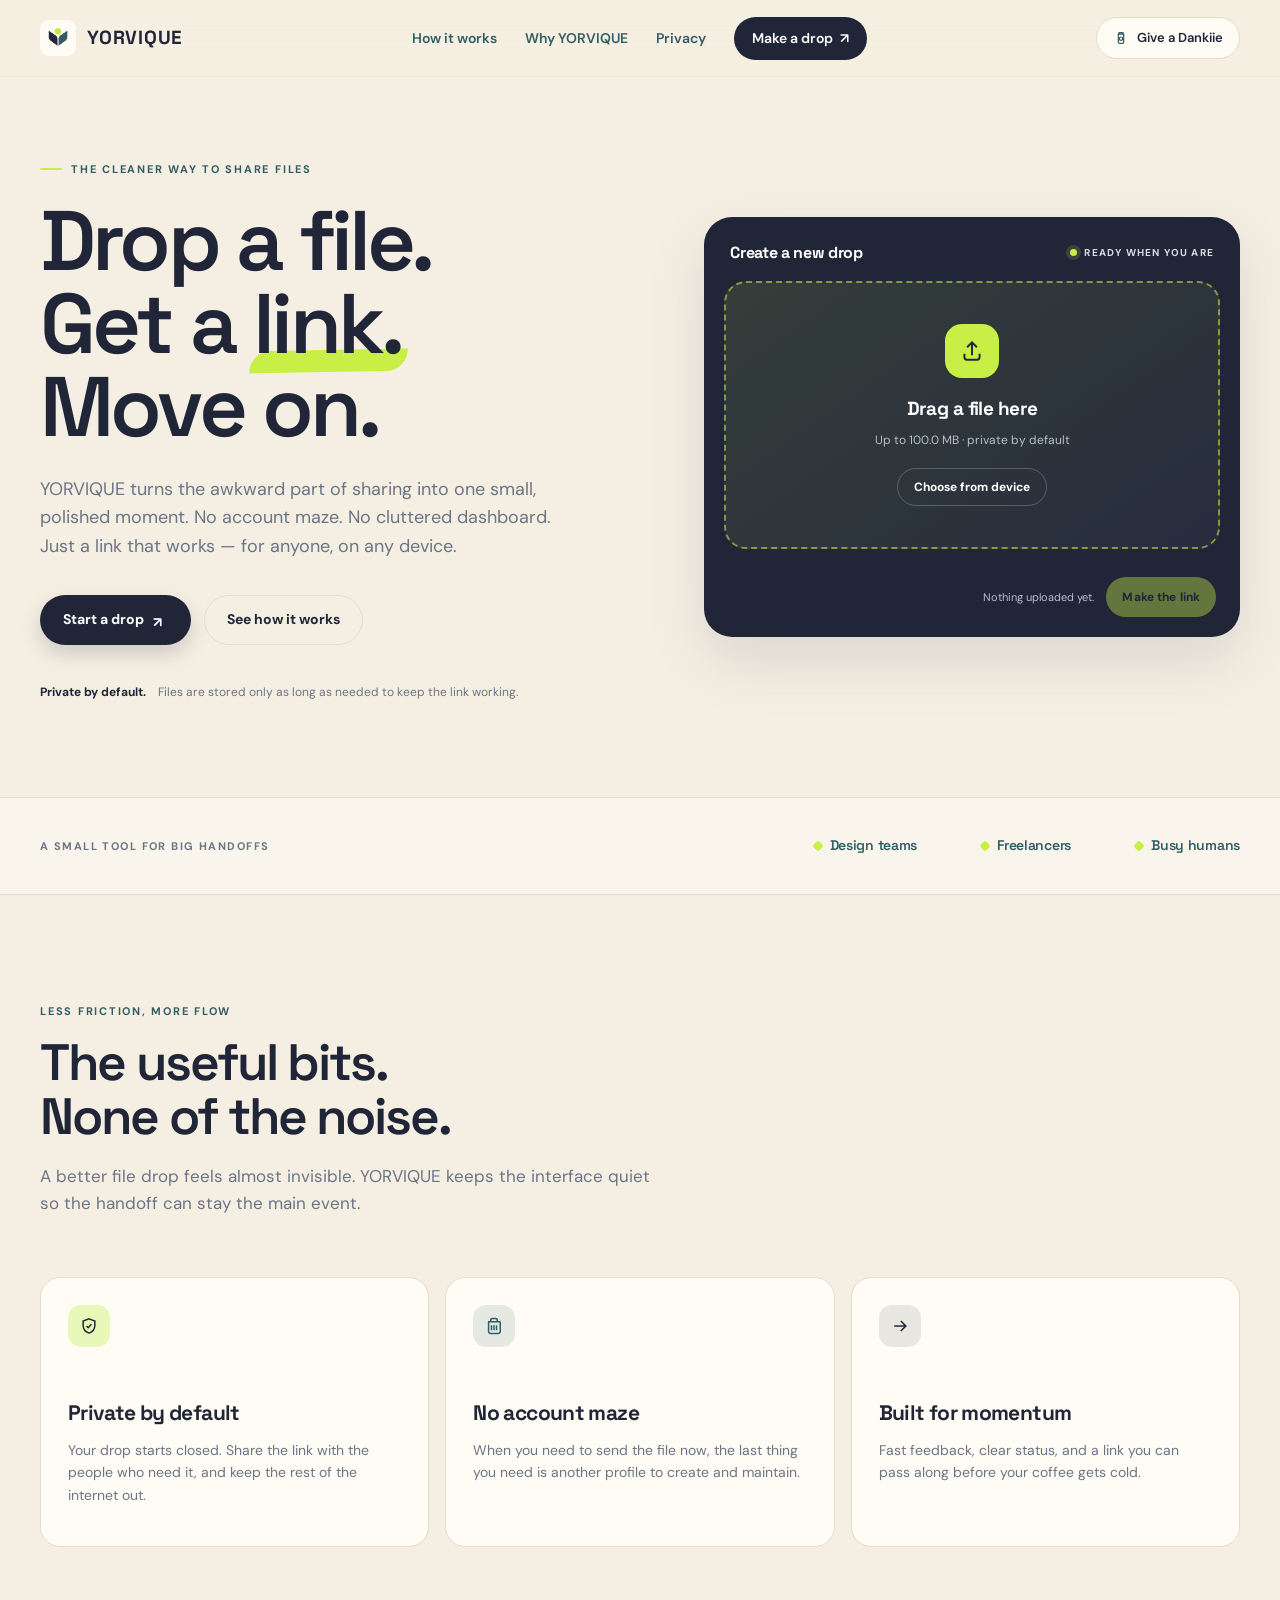
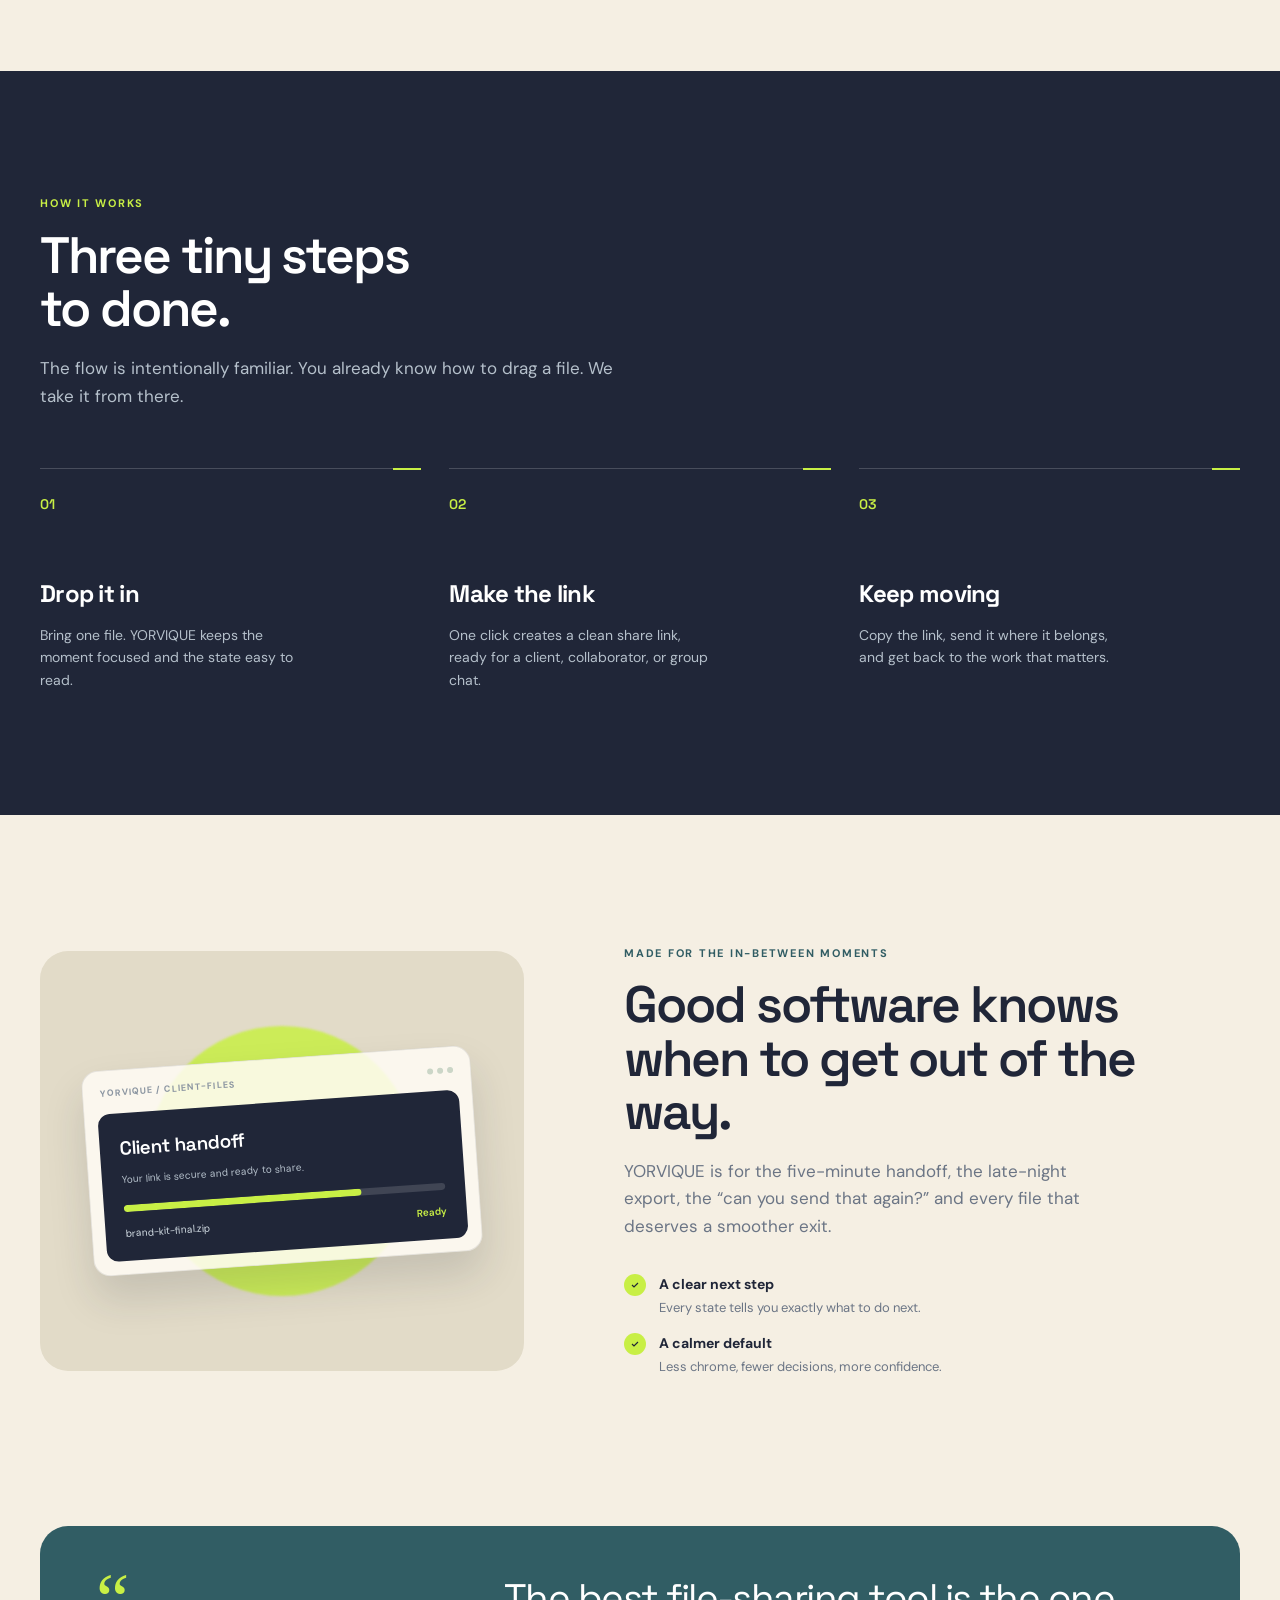
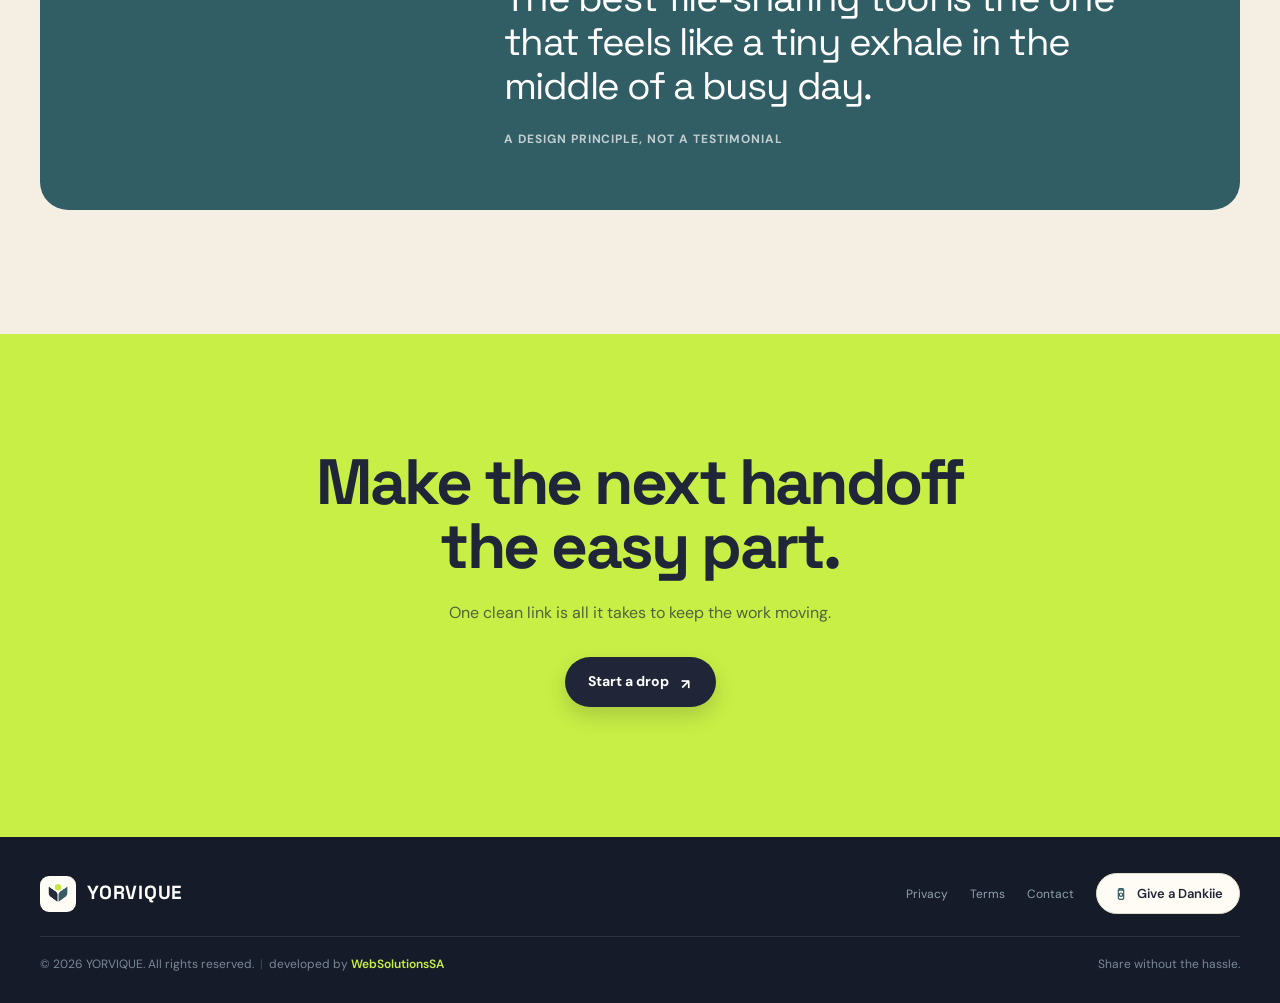
<file: index.html>
<!doctype html>
<html lang="en" class="no-js">
  <head>
    <meta charset="utf-8">
    <meta name="viewport" content="width=device-width, initial-scale=1">
    <meta name="description" content="YORVIQUE — Share without the hassle. Upload a file, generate a shareable link and move on. Simple, convenient and straightforward.">
    <meta name="theme-color" content="#202638">
    <meta name="application-name" content="YORVIQUE">
    <meta name="apple-mobile-web-app-title" content="YORVIQUE">
    <meta name="apple-mobile-web-app-capable" content="yes">
    <meta name="apple-mobile-web-app-status-bar-style" content="default">
    <meta name="color-scheme" content="light">

    <!-- Open Graph / social sharing -->
    <meta property="og:type" content="website">
    <meta property="og:site_name" content="YORVIQUE">
    <meta property="og:title" content="YORVIQUE — Share without the hassle.">
    <meta property="og:description" content="Upload a file, generate a shareable link and move on. Simple, convenient and straightforward.">
    <meta property="og:image" content="/yorvique.png">
    <meta name="twitter:card" content="summary_large_image">
    <meta name="twitter:title" content="YORVIQUE — Share without the hassle.">
    <meta name="twitter:description" content="Upload a file, generate a shareable link and move on.">

    <title>YORVIQUE — Share without the hassle</title>

    <!-- Favicon / icon references (resolved from /config/brand-config.js at runtime) -->
    <link rel="icon" href="/favicon.ico" sizes="any">
    <link rel="icon" type="image/png" sizes="16x16" href="/favicon-16x16.png">
    <link rel="icon" type="image/png" sizes="32x32" href="/favicon-32x32.png">
    <link rel="icon" type="image/png" sizes="48x48" href="/favicon-48x48.png">
    <link rel="apple-touch-icon" sizes="180x180" href="/apple-touch-icon.png">
    <link rel="apple-touch-icon" sizes="120x120" href="/apple-touch-icon-120x120.png">
    <link rel="apple-touch-icon" sizes="152x152" href="/apple-touch-icon-152x152.png">
    <link rel="apple-touch-icon" sizes="167x167" href="/apple-touch-icon-167x167.png">
    <link rel="mask-icon" href="/yorvique.png" color="#202638">

    <!-- PWA manifest -->
    <link rel="manifest" href="/manifest.json">

    <link rel="stylesheet" href="/assets/css/styles.css">
  </head>
  <body>
    <header class="site-header">
      <div class="container header-inner">
        <a class="brand" href="/" aria-label="YORVIQUE home">
          <img class="brand-logo" src="/yorvique.png" alt="YORVIQUE logo" width="36" height="36" data-brand-asset="logo">
          <span class="brand-name">YORVIQUE</span>
        </a>
        <button class="menu-toggle" type="button" aria-label="Toggle navigation" aria-expanded="false" data-menu-toggle>
          <svg width="18" height="18" viewBox="0 0 24 24" fill="none" stroke="currentColor" stroke-width="2"><path d="M4 7h16M4 12h16M4 17h16"/></svg>
        </button>
        <nav class="primary-nav" aria-label="Primary navigation" data-nav>
          <a href="#how-it-works">How it works</a>
          <a href="#why-yorvique">Why YORVIQUE</a>
          <a href="/privacy">Privacy</a>
          <a class="nav-cta" href="#drop">Make a drop <span aria-hidden="true">↗</span></a>
        </nav>
        <div class="nav-actions">
          <!-- Give a Dankiie button. data-dankiie-button makes app.js wire it up.
               While DANKIIE_URL is empty, clicking does nothing. -->
          <button type="button" class="dankiie-button" data-dankiie-button aria-label="Give a Dankiie">
            <svg class="dankiie-icon-shake" viewBox="0 0 24 24" fill="none" stroke="currentColor" stroke-width="1.8" stroke-linecap="round" stroke-linejoin="round" aria-hidden="true"><path d="M8 6h8"/><path d="M9 6V4h6v2"/><path d="M8 6h8v12a2 2 0 0 1-2 2H10a2 2 0 0 1-2-2V6z"/><circle cx="12" cy="13" r="2.5"/></svg>
            <span>Give a Dankiie</span>
          </button>
        </div>
      </div>
    </header>

    <main>
      <section class="hero" id="drop">
        <div class="container hero-grid">
          <div class="hero-copy">
            <p class="eyebrow">The cleaner way to share files</p>
            <h1>Drop a file.<br>Get a <span>link.</span><br>Move on.</h1>
            <p>YORVIQUE turns the awkward part of sharing into one small, polished moment. No account maze. No cluttered dashboard. Just a link that works — for anyone, on any device.</p>
            <div class="hero-actions">
              <a class="button button-primary" href="#drop-zone">Start a drop <span class="button-arrow" aria-hidden="true">↗</span></a>
              <a class="button button-secondary" href="#how-it-works">See how it works</a>
            </div>
            <div class="hero-footnote">
              <strong>Private by default.</strong>
              <span>Files are stored only as long as needed to keep the link working.</span>
            </div>
          </div>

          <div class="drop-card">
            <div class="drop-card-top">
              <span class="drop-card-title">Create a new drop</span>
              <span class="live-pill">Ready when you are</span>
            </div>
            <div class="drop-zone" id="drop-zone" data-dropzone role="button" tabindex="0" aria-label="Drop a file here or click to choose">
              <div class="drop-zone-content">
                <div class="drop-icon" aria-hidden="true">
                  <svg viewBox="0 0 24 24" fill="none" stroke="currentColor" stroke-width="1.8"><path d="M12 16V4M7.5 8.5 12 4l4.5 4.5M5 14.5v3A2.5 2.5 0 0 0 7.5 20h9a2.5 2.5 0 0 0 2.5-2.5v-3"/></svg>
                </div>
                <strong>Drag a file here</strong>
                <p id="drop-zone-hint">Up to 100 MB · private by default</p>
                <label class="file-button">Choose from device<input data-file-input type="file" hidden aria-label="Choose a file to upload"></label>
              </div>
            </div>
            <div class="file-list" data-file-list aria-live="polite"></div>

            <!-- Success state — shareable link -->
            <div class="share-result" data-share-result aria-live="polite">
              <div class="share-result-label">
                <svg viewBox="0 0 24 24" fill="none" stroke="currentColor" stroke-width="2.3" aria-hidden="true"><path d="m6 12 4 4 8-8"/></svg>
                <span>Your link is ready</span>
              </div>
              <div class="share-url-row">
                <input class="share-url" data-share-url type="text" readonly aria-label="Shareable link">
                <button class="share-copy" type="button" data-share-copy>
                  <svg viewBox="0 0 24 24" fill="none" stroke="currentColor" stroke-width="2" aria-hidden="true"><rect x="9" y="9" width="11" height="11" rx="2"/><path d="M5 15V5a2 2 0 0 1 2-2h10"/></svg>
                  <span data-share-copy-label>Copy</span>
                </button>
              </div>
              <div class="share-actions">
                <a class="share-action" data-share-open href="#" target="_blank" rel="noopener noreferrer">
                  <svg viewBox="0 0 24 24" fill="none" stroke="currentColor" stroke-width="2" aria-hidden="true"><path d="M14 5h5v5M19 5l-7 7M19 14v5a1 1 0 0 1-1 1H6a1 1 0 0 1-1-1V7a1 1 0 0 1 1-1h5"/></svg>
                  Open
                </a>
                <button class="share-action" type="button" data-share-copy-alt>
                  <svg viewBox="0 0 24 24" fill="none" stroke="currentColor" stroke-width="2" aria-hidden="true"><rect x="9" y="9" width="11" height="11" rx="2"/><path d="M5 15V5a2 2 0 0 1 2-2h10"/></svg>
                  Copy link
                </button>
              </div>
              <button class="share-reset" type="button" data-share-reset>Share another file</button>
            </div>

            <div class="drop-card-bottom">
              <p class="drop-status" data-drop-status>Nothing uploaded yet.</p>
              <button class="drop-submit" type="button" data-drop-submit disabled>Make the link</button>
            </div>
          </div>
        </div>
      </section>

      <section class="trust-strip" aria-label="YORVIQUE highlights">
        <div class="container trust-inner">
          <span class="trust-label">A small tool for big handoffs</span>
          <div class="trust-items"><span><i></i>Design teams</span><span><i></i>Freelancers</span><span><i></i>Busy humans</span></div>
        </div>
      </section>

      <section class="section features-section" id="why-yorvique">
        <div class="container">
          <div class="section-head" data-reveal>
            <p class="section-kicker">Less friction, more flow</p>
            <h2>The useful bits.<br>None of the noise.</h2>
            <p class="section-intro">A better file drop feels almost invisible. YORVIQUE keeps the interface quiet so the handoff can stay the main event.</p>
          </div>
          <div class="feature-grid">
            <article class="feature-card" data-reveal>
              <div class="feature-icon"><svg viewBox="0 0 24 24" fill="none" stroke="currentColor" stroke-width="1.8"><path d="M12 3.5 19 6v5.3c0 4.2-2.4 7.5-7 9.2-4.6-1.7-7-5-7-9.2V6l7-2.5Z"/><path d="m9 12 2 2 4-4"/></svg></div>
              <h3>Private by default</h3>
              <p>Your drop starts closed. Share the link with the people who need it, and keep the rest of the internet out.</p>
            </article>
            <article class="feature-card" data-reveal>
              <div class="feature-icon teal"><svg viewBox="0 0 24 24" fill="none" stroke="currentColor" stroke-width="1.8"><path d="M8 7V5.5A2.5 2.5 0 0 1 10.5 3h3A2.5 2.5 0 0 1 16 5.5V7M5.5 7h13a1 1 0 0 1 1 1v10.5a2.5 2.5 0 0 1-2.5 2.5h-9A2.5 2.5 0 0 1 5.5 18.5V7ZM9 11v6M12 11v6M15 11v6"/></svg></div>
              <h3>No account maze</h3>
              <p>When you need to send the file now, the last thing you need is another profile to create and maintain.</p>
            </article>
            <article class="feature-card" data-reveal>
              <div class="feature-icon navy"><svg viewBox="0 0 24 24" fill="none" stroke="currentColor" stroke-width="1.8"><path d="M5 12h14M13 6l6 6-6 6"/></svg></div>
              <h3>Built for momentum</h3>
              <p>Fast feedback, clear status, and a link you can pass along before your coffee gets cold.</p>
            </article>
          </div>
        </div>
      </section>

      <section class="section steps-section" id="how-it-works">
        <div class="container">
          <div class="section-head" data-reveal>
            <p class="section-kicker">How it works</p>
            <h2>Three tiny steps<br>to done.</h2>
            <p class="section-intro">The flow is intentionally familiar. You already know how to drag a file. We take it from there.</p>
          </div>
          <div class="steps-grid">
            <article class="step" data-reveal><span class="step-number">01</span><h3>Drop it in</h3><p>Bring one file. YORVIQUE keeps the moment focused and the state easy to read.</p></article>
            <article class="step" data-reveal><span class="step-number">02</span><h3>Make the link</h3><p>One click creates a clean share link, ready for a client, collaborator, or group chat.</p></article>
            <article class="step" data-reveal><span class="step-number">03</span><h3>Keep moving</h3><p>Copy the link, send it where it belongs, and get back to the work that matters.</p></article>
          </div>
        </div>
      </section>

      <section class="section split-section">
        <div class="container split-grid">
          <div class="split-visual" data-reveal aria-hidden="true">
            <div class="visual-window">
              <div class="visual-window-head"><span>yorvique / client-files</span><span class="window-dots"><i></i><i></i><i></i></span></div>
              <div class="window-panel"><h4>Client handoff</h4><p>Your link is secure and ready to share.</p><div class="progress-line"><span></span></div><div class="window-file"><span>brand-kit-final.zip</span><b>Ready</b></div></div>
            </div>
          </div>
          <div class="split-copy" data-reveal>
            <p class="section-kicker">Made for the in-between moments</p>
            <h2>Good software knows when to get out of the way.</h2>
            <p class="section-intro">YORVIQUE is for the five-minute handoff, the late-night export, the “can you send that again?” and every file that deserves a smoother exit.</p>
            <div class="mini-points">
              <div class="mini-point"><span class="mini-point-check"><svg viewBox="0 0 24 24" fill="none" stroke="currentColor" stroke-width="2.3"><path d="m6 12 4 4 8-8"/></svg></span><div><strong>A clear next step</strong><p>Every state tells you exactly what to do next.</p></div></div>
              <div class="mini-point"><span class="mini-point-check"><svg viewBox="0 0 24 24" fill="none" stroke="currentColor" stroke-width="2.3"><path d="m6 12 4 4 8-8"/></svg></span><div><strong>A calmer default</strong><p>Less chrome, fewer decisions, more confidence.</p></div></div>
            </div>
          </div>
        </div>
      </section>

      <section class="quote-section">
        <div class="container">
          <div class="quote-card" data-reveal><div class="quote-mark">“</div><div><blockquote>The best file-sharing tool is the one that feels like a tiny exhale in the middle of a busy day.</blockquote><p class="quote-caption">A design principle, not a testimonial</p></div></div>
        </div>
      </section>

      <section class="final-cta">
        <div class="container" data-reveal>
          <h2>Make the next handoff the easy part.</h2>
          <p>One clean link is all it takes to keep the work moving.</p>
          <a class="button button-primary" href="#drop-zone" style="background: var(--navy); color: #fff;">Start a drop <span class="button-arrow" aria-hidden="true">↗</span></a>
        </div>
      </section>
    </main>

    <footer class="site-footer">
      <div class="container">
        <div class="footer-top">
          <a class="brand" href="/" aria-label="YORVIQUE home">
            <img class="brand-logo" src="/yorvique.png" alt="YORVIQUE logo" width="36" height="36" data-brand-asset="logo">
            <span class="brand-name">YORVIQUE</span>
          </a>
          <nav class="footer-nav" aria-label="Footer navigation">
            <a href="/privacy">Privacy</a>
            <a href="/terms">Terms</a>
            <a href="mailto:websolutionssa0@gmail.com">Contact</a>
            <button type="button" class="dankiie-button" data-dankiie-button aria-label="Give a Dankiie">
              <svg class="dankiie-icon-shake" viewBox="0 0 24 24" fill="none" stroke="currentColor" stroke-width="1.8" stroke-linecap="round" stroke-linejoin="round" aria-hidden="true"><path d="M8 6h8"/><path d="M9 6V4h6v2"/><path d="M8 6h8v12a2 2 0 0 1-2 2H10a2 2 0 0 1-2-2V6z"/><circle cx="12" cy="13" r="2.5"/></svg>
              <span>Give a Dankiie</span>
            </button>
          </nav>
        </div>
        <div class="footer-bottom">
          <p class="footer-credit">© <span data-year>2026</span> YORVIQUE. All rights reserved.<span class="footer-separator">|</span>developed by <a href="https://websolutionssa.pages.dev/" target="_blank" rel="noopener noreferrer">WebSolutionsSA</a></p>
          <p>Share without the hassle.</p>
        </div>
      </div>
    </footer>

    <div class="toast" role="status" aria-live="polite" data-toast></div>
    <div class="offline-banner" role="status" aria-live="polite" data-offline-banner>
      <strong>You are offline.</strong> The app shell is cached, but uploads and downloads require an internet connection.
    </div>

    <!-- Brand config (must load before app.js) -->
    <script src="/config/brand-config.js" defer></script>
    <script src="/assets/js/app.js" defer></script>
  </body>
</html>
</file>
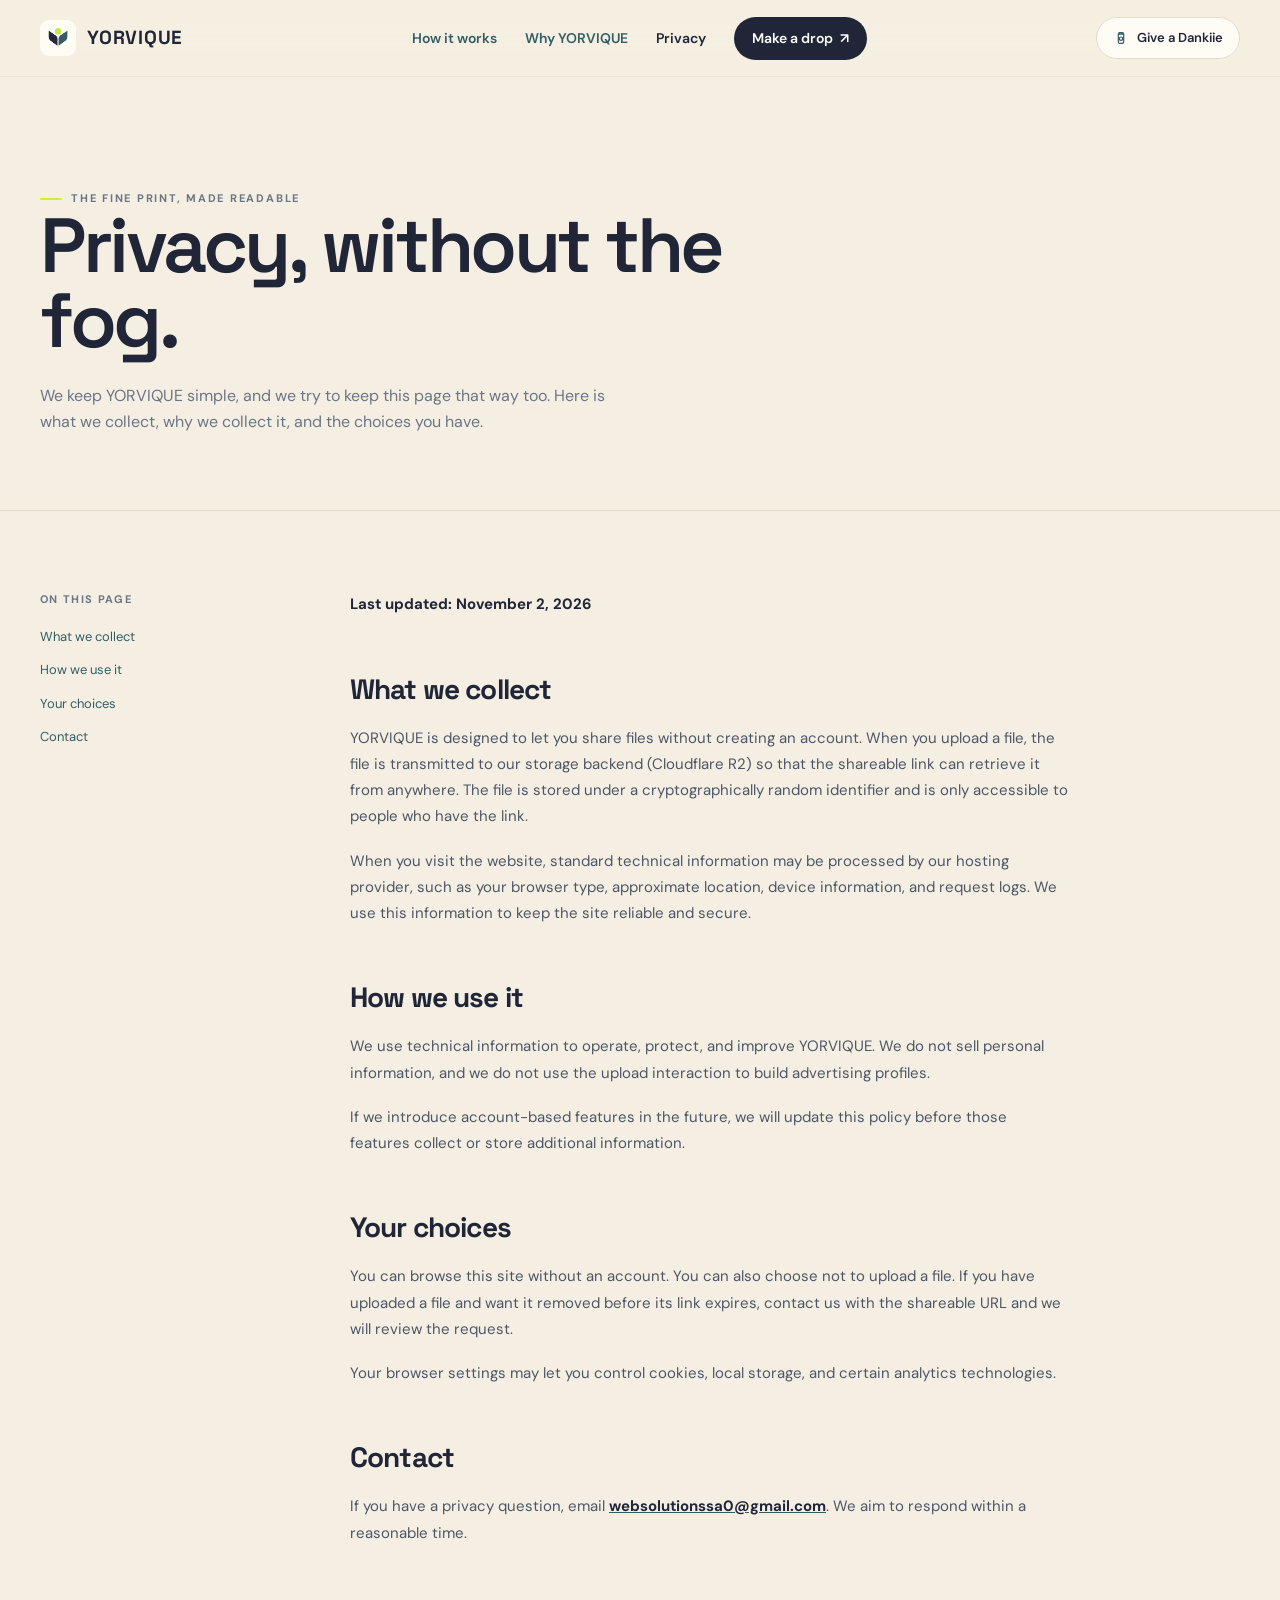
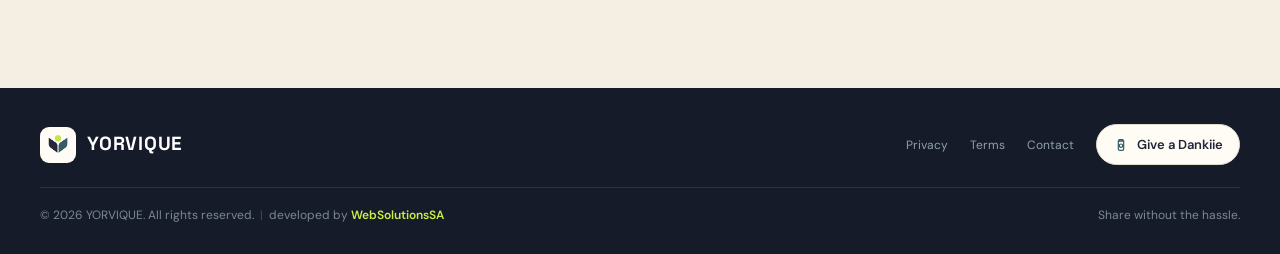
<file: privacy.html>
<!doctype html>
<html lang="en" class="no-js">
  <head>
    <meta charset="utf-8">
    <meta name="viewport" content="width=device-width, initial-scale=1">
    <meta name="description" content="YORVIQUE privacy policy — what we collect, why we collect it, and the choices you have.">
    <meta name="theme-color" content="#202638">
    <meta name="application-name" content="YORVIQUE">
    <title>Privacy policy — YORVIQUE</title>

    <link rel="icon" href="/favicon.ico" sizes="any">
    <link rel="icon" type="image/png" sizes="16x16" href="/favicon-16x16.png">
    <link rel="icon" type="image/png" sizes="32x32" href="/favicon-32x32.png">
    <link rel="icon" type="image/png" sizes="48x48" href="/favicon-48x48.png">
    <link rel="apple-touch-icon" sizes="180x180" href="/apple-touch-icon.png">
    <link rel="apple-touch-icon" sizes="120x120" href="/apple-touch-icon-120x120.png">
    <link rel="apple-touch-icon" sizes="152x152" href="/apple-touch-icon-152x152.png">
    <link rel="apple-touch-icon" sizes="167x167" href="/apple-touch-icon-167x167.png">
    <link rel="manifest" href="/manifest.json">
    <link rel="stylesheet" href="/assets/css/styles.css">
  </head>
  <body>
    <header class="site-header"><div class="container header-inner"><a class="brand" href="/" aria-label="YORVIQUE home"><img class="brand-logo" src="/yorvique.png" alt="YORVIQUE logo" width="36" height="36"><span class="brand-name">YORVIQUE</span></a><button class="menu-toggle" type="button" aria-label="Toggle navigation" aria-expanded="false" data-menu-toggle><svg width="18" height="18" viewBox="0 0 24 24" fill="none" stroke="currentColor" stroke-width="2"><path d="M4 7h16M4 12h16M4 17h16"/></svg></button><nav class="primary-nav" aria-label="Primary navigation" data-nav><a href="/#how-it-works">How it works</a><a href="/#why-yorvique">Why YORVIQUE</a><a href="/privacy" aria-current="page">Privacy</a><a class="nav-cta" href="/#drop">Make a drop <span aria-hidden="true">↗</span></a></nav><div class="nav-actions"><button type="button" class="dankiie-button" data-dankiie-button aria-label="Give a Dankiie"><svg class="dankiie-icon-shake" viewBox="0 0 24 24" fill="none" stroke="currentColor" stroke-width="1.8" stroke-linecap="round" stroke-linejoin="round" aria-hidden="true"><path d="M8 6h8"/><path d="M9 6V4h6v2"/><path d="M8 6h8v12a2 2 0 0 1-2 2H10a2 2 0 0 1-2-2V6z"/><circle cx="12" cy="13" r="2.5"/></svg><span>Give a Dankiie</span></button></div></div></header>
    <main>
      <section class="legal-hero"><div class="container"><p class="eyebrow">The fine print, made readable</p><h1>Privacy, without the fog.</h1><p>We keep YORVIQUE simple, and we try to keep this page that way too. Here is what we collect, why we collect it, and the choices you have.</p></div></section>
      <section class="legal-layout container">
        <aside class="legal-aside"><p>On this page</p><a href="#collect">What we collect</a><a href="#use">How we use it</a><a href="#choices">Your choices</a><a href="#contact">Contact</a></aside>
        <article class="legal-content">
          <p><strong>Last updated: November 2, 2026</strong></p>
          <h2 id="collect">What we collect</h2>
          <p>YORVIQUE is designed to let you share files without creating an account. When you upload a file, the file is transmitted to our storage backend (Cloudflare R2) so that the shareable link can retrieve it from anywhere. The file is stored under a cryptographically random identifier and is only accessible to people who have the link.</p>
          <p>When you visit the website, standard technical information may be processed by our hosting provider, such as your browser type, approximate location, device information, and request logs. We use this information to keep the site reliable and secure.</p>
          <h2 id="use">How we use it</h2>
          <p>We use technical information to operate, protect, and improve YORVIQUE. We do not sell personal information, and we do not use the upload interaction to build advertising profiles.</p>
          <p>If we introduce account-based features in the future, we will update this policy before those features collect or store additional information.</p>
          <h2 id="choices">Your choices</h2>
          <p>You can browse this site without an account. You can also choose not to upload a file. If you have uploaded a file and want it removed before its link expires, contact us with the shareable URL and we will review the request.</p>
          <p>Your browser settings may let you control cookies, local storage, and certain analytics technologies.</p>
          <h2 id="contact">Contact</h2>
          <p>If you have a privacy question, email <a href="mailto:websolutionssa0@gmail.com"><strong>websolutionssa0@gmail.com</strong></a>. We aim to respond within a reasonable time.</p>
        </article>
      </section>
    </main>
    <footer class="site-footer">
      <div class="container">
        <div class="footer-top">
          <a class="brand" href="/" aria-label="YORVIQUE home"><img class="brand-logo" src="/yorvique.png" alt="YORVIQUE logo" width="36" height="36"><span class="brand-name">YORVIQUE</span></a>
          <nav class="footer-nav" aria-label="Footer navigation"><a href="/privacy">Privacy</a><a href="/terms">Terms</a><a href="mailto:websolutionssa0@gmail.com">Contact</a><button type="button" class="dankiie-button" data-dankiie-button aria-label="Give a Dankiie"><svg class="dankiie-icon-shake" viewBox="0 0 24 24" fill="none" stroke="currentColor" stroke-width="1.8" stroke-linecap="round" stroke-linejoin="round" aria-hidden="true"><path d="M8 6h8"/><path d="M9 6V4h6v2"/><path d="M8 6h8v12a2 2 0 0 1-2 2H10a2 2 0 0 1-2-2V6z"/><circle cx="12" cy="13" r="2.5"/></svg><span>Give a Dankiie</span></button></nav>
        </div>
        <div class="footer-bottom">
          <p class="footer-credit">© <span data-year>2026</span> YORVIQUE. All rights reserved.<span class="footer-separator">|</span>developed by <a href="https://websolutionssa.pages.dev/" target="_blank" rel="noopener noreferrer">WebSolutionsSA</a></p>
          <p>Share without the hassle.</p>
        </div>
      </div>
    </footer>
    <div class="toast" role="status" aria-live="polite" data-toast></div>
    <script src="/config/brand-config.js" defer></script>
    <script src="/assets/js/app.js" defer></script>
  </body>
</html>
</file>
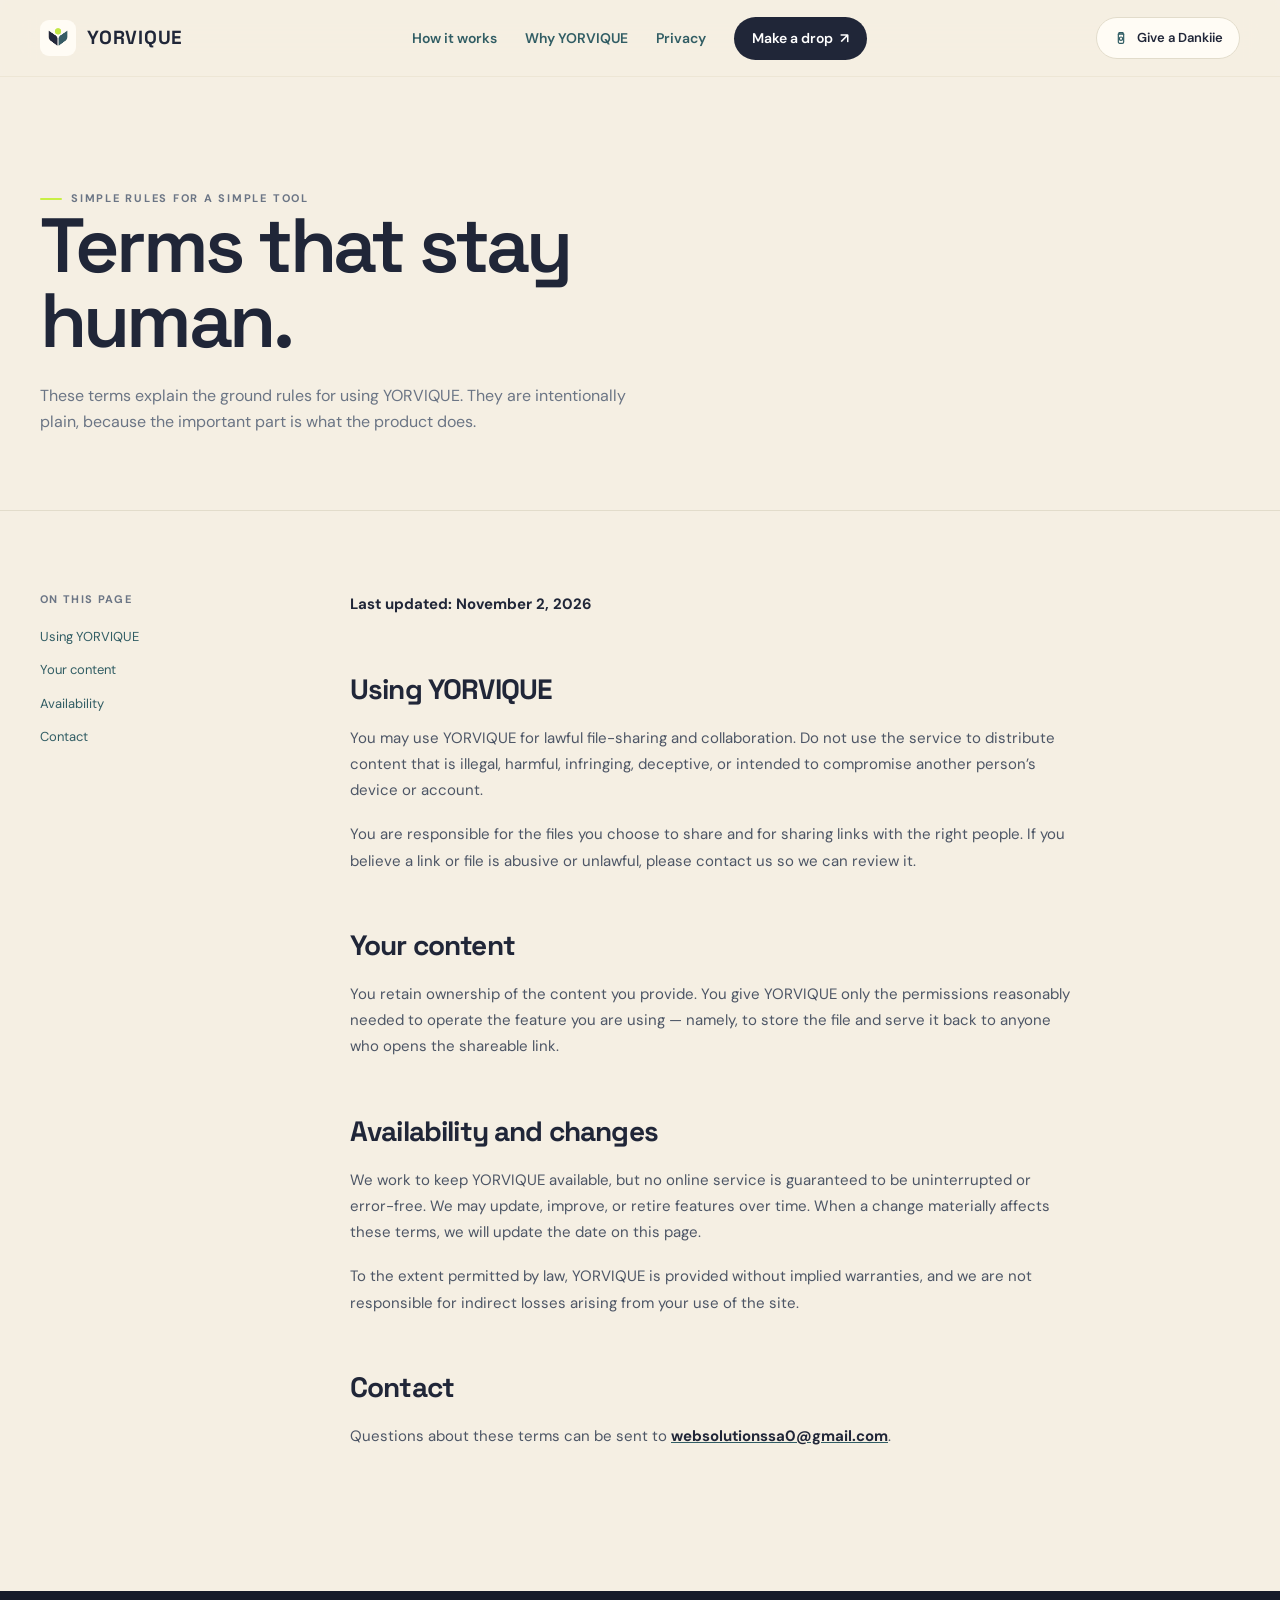
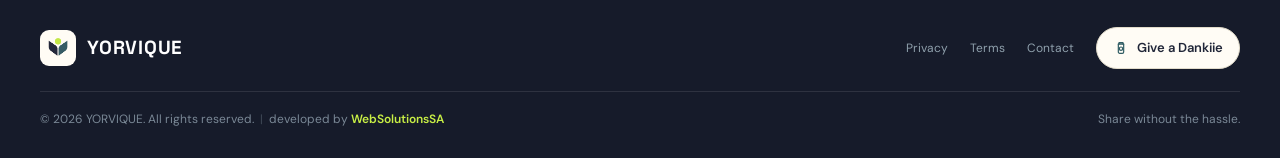
<file: terms.html>
<!doctype html>
<html lang="en" class="no-js">
  <head>
    <meta charset="utf-8">
    <meta name="viewport" content="width=device-width, initial-scale=1">
    <meta name="description" content="YORVIQUE terms and conditions — the ground rules for using the service.">
    <meta name="theme-color" content="#202638">
    <meta name="application-name" content="YORVIQUE">
    <title>Terms — YORVIQUE</title>

    <link rel="icon" href="/favicon.ico" sizes="any">
    <link rel="icon" type="image/png" sizes="16x16" href="/favicon-16x16.png">
    <link rel="icon" type="image/png" sizes="32x32" href="/favicon-32x32.png">
    <link rel="icon" type="image/png" sizes="48x48" href="/favicon-48x48.png">
    <link rel="apple-touch-icon" sizes="180x180" href="/apple-touch-icon.png">
    <link rel="apple-touch-icon" sizes="120x120" href="/apple-touch-icon-120x120.png">
    <link rel="apple-touch-icon" sizes="152x152" href="/apple-touch-icon-152x152.png">
    <link rel="apple-touch-icon" sizes="167x167" href="/apple-touch-icon-167x167.png">
    <link rel="manifest" href="/manifest.json">
    <link rel="stylesheet" href="/assets/css/styles.css">
  </head>
  <body>
    <header class="site-header"><div class="container header-inner"><a class="brand" href="/" aria-label="YORVIQUE home"><img class="brand-logo" src="/yorvique.png" alt="YORVIQUE logo" width="36" height="36"><span class="brand-name">YORVIQUE</span></a><button class="menu-toggle" type="button" aria-label="Toggle navigation" aria-expanded="false" data-menu-toggle><svg width="18" height="18" viewBox="0 0 24 24" fill="none" stroke="currentColor" stroke-width="2"><path d="M4 7h16M4 12h16M4 17h16"/></svg></button><nav class="primary-nav" aria-label="Primary navigation" data-nav><a href="/#how-it-works">How it works</a><a href="/#why-yorvique">Why YORVIQUE</a><a href="/privacy">Privacy</a><a class="nav-cta" href="/#drop">Make a drop <span aria-hidden="true">↗</span></a></nav><div class="nav-actions"><button type="button" class="dankiie-button" data-dankiie-button aria-label="Give a Dankiie"><svg class="dankiie-icon-shake" viewBox="0 0 24 24" fill="none" stroke="currentColor" stroke-width="1.8" stroke-linecap="round" stroke-linejoin="round" aria-hidden="true"><path d="M8 6h8"/><path d="M9 6V4h6v2"/><path d="M8 6h8v12a2 2 0 0 1-2 2H10a2 2 0 0 1-2-2V6z"/><circle cx="12" cy="13" r="2.5"/></svg><span>Give a Dankiie</span></button></div></div></header>
    <main>
      <section class="legal-hero"><div class="container"><p class="eyebrow">Simple rules for a simple tool</p><h1>Terms that stay human.</h1><p>These terms explain the ground rules for using YORVIQUE. They are intentionally plain, because the important part is what the product does.</p></div></section>
      <section class="legal-layout container">
        <aside class="legal-aside"><p>On this page</p><a href="#use">Using YORVIQUE</a><a href="#content">Your content</a><a href="#availability">Availability</a><a href="#contact">Contact</a></aside>
        <article class="legal-content">
          <p><strong>Last updated: November 2, 2026</strong></p>
          <h2 id="use">Using YORVIQUE</h2>
          <p>You may use YORVIQUE for lawful file-sharing and collaboration. Do not use the service to distribute content that is illegal, harmful, infringing, deceptive, or intended to compromise another person’s device or account.</p>
          <p>You are responsible for the files you choose to share and for sharing links with the right people. If you believe a link or file is abusive or unlawful, please contact us so we can review it.</p>
          <h2 id="content">Your content</h2>
          <p>You retain ownership of the content you provide. You give YORVIQUE only the permissions reasonably needed to operate the feature you are using — namely, to store the file and serve it back to anyone who opens the shareable link.</p>
          <h2 id="availability">Availability and changes</h2>
          <p>We work to keep YORVIQUE available, but no online service is guaranteed to be uninterrupted or error-free. We may update, improve, or retire features over time. When a change materially affects these terms, we will update the date on this page.</p>
          <p>To the extent permitted by law, YORVIQUE is provided without implied warranties, and we are not responsible for indirect losses arising from your use of the site.</p>
          <h2 id="contact">Contact</h2>
          <p>Questions about these terms can be sent to <a href="mailto:websolutionssa0@gmail.com"><strong>websolutionssa0@gmail.com</strong></a>.</p>
        </article>
      </section>
    </main>
    <footer class="site-footer">
      <div class="container">
        <div class="footer-top">
          <a class="brand" href="/" aria-label="YORVIQUE home"><img class="brand-logo" src="/yorvique.png" alt="YORVIQUE logo" width="36" height="36"><span class="brand-name">YORVIQUE</span></a>
          <nav class="footer-nav" aria-label="Footer navigation"><a href="/privacy">Privacy</a><a href="/terms">Terms</a><a href="mailto:websolutionssa0@gmail.com">Contact</a><button type="button" class="dankiie-button" data-dankiie-button aria-label="Give a Dankiie"><svg class="dankiie-icon-shake" viewBox="0 0 24 24" fill="none" stroke="currentColor" stroke-width="1.8" stroke-linecap="round" stroke-linejoin="round" aria-hidden="true"><path d="M8 6h8"/><path d="M9 6V4h6v2"/><path d="M8 6h8v12a2 2 0 0 1-2 2H10a2 2 0 0 1-2-2V6z"/><circle cx="12" cy="13" r="2.5"/></svg><span>Give a Dankiie</span></button></nav>
        </div>
        <div class="footer-bottom">
          <p class="footer-credit">© <span data-year>2026</span> YORVIQUE. All rights reserved.<span class="footer-separator">|</span>developed by <a href="https://websolutionssa.pages.dev/" target="_blank" rel="noopener noreferrer">WebSolutionsSA</a></p>
          <p>Share without the hassle.</p>
        </div>
      </div>
    </footer>
    <div class="toast" role="status" aria-live="polite" data-toast></div>
    <script src="/config/brand-config.js" defer></script>
    <script src="/assets/js/app.js" defer></script>
  </body>
</html>
</file>
<file: assets/css/styles.css>
/* ============================================================================
   YORVIQUE — STYLES
   Palette:
     cream      #F5EFE3   (warm off-white background)
     paper      #FFFCF5   (lifted surfaces)
     navy       #202638   (deep charcoal / primary text)
     navy-deep  #161B2A   (footer, hover states)
     teal       #315D64   (muted dark teal accent)
     lime       #C8EF45   (bright lime accent / CTA highlight)
   ============================================================================ */

@import url('https://fonts.googleapis.com/css2?family=DM+Sans:wght@400;500;600;700&family=Space+Grotesk:wght@500;600;700&display=swap');

:root {
  --cream: #F5EFE3;
  --paper: #FFFCF5;
  --navy: #202638;
  --navy-deep: #161B2A;
  --teal: #315D64;
  --teal-deep: #244549;
  --lime: #C8EF45;
  --lime-soft: #E8F8B8;
  --muted: #6B7585;
  --line: #E2DCCB;
  --line-soft: #EDE6D5;
  --shadow: 0 24px 60px rgba(32, 38, 56, 0.12);
  --shadow-small: 0 12px 30px rgba(32, 38, 56, 0.08);
  --shadow-lime: 0 18px 40px rgba(200, 239, 69, 0.25);
  --radius-xl: 28px;
  --radius-lg: 20px;
  --radius-md: 14px;
  --radius-sm: 10px;
  --header-h: 76px;
}

* { box-sizing: border-box; }
html { scroll-behavior: smooth; }
body {
  margin: 0;
  min-width: 320px;
  background: var(--cream);
  color: var(--navy);
  font-family: 'DM Sans', ui-sans-serif, system-ui, -apple-system, BlinkMacSystemFont, 'Segoe UI', sans-serif;
  -webkit-font-smoothing: antialiased;
  line-height: 1.5;
}
body::selection { background: var(--lime); color: var(--navy); }
a { color: inherit; text-decoration: none; }
button, input { font: inherit; color: inherit; }
button { cursor: pointer; background: none; border: 0; }
img, svg { display: block; max-width: 100%; }
:focus-visible { outline: 2px solid var(--teal); outline-offset: 3px; border-radius: 6px; }

.container { width: min(1200px, calc(100% - 64px)); margin: 0 auto; }

/* ---------------------------- HEADER ---------------------------- */
.site-header {
  position: sticky;
  z-index: 50;
  top: 0;
  border-bottom: 1px solid var(--line-soft);
  background: rgba(245, 239, 227, 0.85);
  backdrop-filter: saturate(180%) blur(18px);
  -webkit-backdrop-filter: saturate(180%) blur(18px);
}
.header-inner {
  height: var(--header-h);
  display: flex;
  align-items: center;
  justify-content: space-between;
  gap: 24px;
}
.brand {
  display: inline-flex;
  align-items: center;
  gap: 11px;
  font-weight: 700;
  letter-spacing: -0.01em;
  color: var(--navy);
}
.brand-logo {
  width: 36px;
  height: 36px;
  flex: 0 0 auto;
  border-radius: 9px;
  object-fit: contain;
  background: var(--paper);
}
.brand-name {
  font-family: 'Space Grotesk', sans-serif;
  font-size: 19px;
  letter-spacing: 0.04em;
}
.primary-nav {
  display: flex;
  align-items: center;
  gap: 28px;
  color: var(--teal);
  font-size: 14px;
  font-weight: 600;
}
.primary-nav a { transition: color 180ms ease; }
.primary-nav a:hover, .primary-nav a[aria-current='page'] { color: var(--navy); }
.nav-actions { display: flex; align-items: center; gap: 14px; }
.nav-cta {
  display: inline-flex;
  align-items: center;
  gap: 7px;
  padding: 11px 18px;
  border-radius: 999px;
  background: var(--navy);
  color: #fff;
  transition: background 180ms ease, transform 180ms ease;
}
.nav-cta:hover { background: var(--navy-deep); color: #fff; transform: translateY(-1px); }

/* Give a Dankiie button — tasteful, on-brand */
.dankiie-button {
  display: inline-flex;
  align-items: center;
  gap: 8px;
  padding: 10px 16px;
  border: 1px solid var(--line);
  border-radius: 999px;
  background: var(--paper);
  color: var(--navy);
  font-size: 13px;
  font-weight: 600;
  transition: background 180ms ease, border-color 180ms ease, transform 180ms ease;
}
.dankiie-button:hover { border-color: var(--teal); background: #fff; transform: translateY(-1px); }
.dankiie-button svg { width: 16px; height: 16px; color: var(--teal); }

/* Tip-jar shake animation — a short wiggle, then a long pause, repeating.
   transform-origin sits low so the jar rocks on its base. The global
   prefers-reduced-motion block at the end of this file disables this. */
@keyframes dankiie-shake {
  0%   { transform: rotate(0deg); }
  8%   { transform: rotate(-5deg); }
  16%  { transform: rotate(5deg); }
  24%  { transform: rotate(-4deg); }
  32%  { transform: rotate(3deg); }
  40%  { transform: rotate(0deg); }
  100% { transform: rotate(0deg); }
}
.dankiie-icon-shake {
  transform-origin: 50% 85%;
  animation: dankiie-shake 5s ease-in-out infinite;
}

.menu-toggle {
  display: none;
  width: 42px;
  height: 42px;
  border: 1px solid var(--line);
  border-radius: 12px;
  background: var(--paper);
  color: var(--navy);
  align-items: center;
  justify-content: center;
}

/* ---------------------------- HERO ---------------------------- */
.hero {
  padding: 76px 0 96px;
  overflow: hidden;
  position: relative;
}
.hero-grid {
  display: grid;
  grid-template-columns: minmax(0, 1.05fr) minmax(420px, .95fr);
  align-items: center;
  gap: 72px;
}
.eyebrow {
  display: inline-flex;
  align-items: center;
  gap: 9px;
  margin: 0 0 23px;
  color: var(--teal);
  font-size: 11px;
  font-weight: 700;
  letter-spacing: 0.16em;
  text-transform: uppercase;
}
.eyebrow::before {
  content: '';
  width: 22px;
  height: 2px;
  border-radius: 99px;
  background: var(--lime);
}
.hero h1, .legal-hero h1, .not-found h1 {
  margin: 0;
  font-family: 'Space Grotesk', sans-serif;
  font-size: clamp(3.4rem, 6.6vw, 6rem);
  line-height: 0.98;
  letter-spacing: -0.045em;
  font-weight: 600;
  color: var(--navy);
}
.hero h1 span {
  position: relative;
  z-index: 0;
  white-space: nowrap;
  color: var(--navy);
}
.hero h1 span::after {
  content: '';
  position: absolute;
  left: -4px;
  right: -7px;
  bottom: 6px;
  z-index: -1;
  height: 0.26em;
  border-radius: 999px 12px 999px 8px;
  background: var(--lime);
  transform: rotate(-1deg);
}
.hero-copy > p:not(.eyebrow) {
  max-width: 540px;
  margin: 26px 0 0;
  color: var(--muted);
  font-size: 18px;
  line-height: 1.6;
}
.hero-actions {
  display: flex;
  flex-wrap: wrap;
  gap: 13px;
  margin-top: 34px;
}
.button {
  display: inline-flex;
  align-items: center;
  justify-content: center;
  gap: 9px;
  min-height: 50px;
  padding: 0 22px;
  border: 1px solid transparent;
  border-radius: 999px;
  font-size: 14px;
  font-weight: 700;
  transition: transform 180ms ease, background 180ms ease, border-color 180ms ease, box-shadow 180ms ease;
}
.button:hover { transform: translateY(-2px); }
.button-primary { background: var(--navy); color: #fff; box-shadow: 0 9px 20px rgba(32, 38, 56, 0.18); }
.button-primary:hover { background: var(--navy-deep); }
.button-secondary { border-color: var(--line); background: transparent; color: var(--navy); }
.button-secondary:hover { border-color: var(--teal); background: var(--paper); }
.button-arrow { width: 15px; height: 15px; }
.hero-footnote {
  display: flex;
  align-items: center;
  gap: 12px;
  margin-top: 38px;
  color: var(--muted);
  font-size: 12px;
}
.hero-footnote strong { color: var(--navy); }

/* ---------------------------- DROP CARD ---------------------------- */
.drop-card {
  position: relative;
  padding: 20px;
  border-radius: var(--radius-xl);
  background: var(--navy);
  box-shadow: var(--shadow);
  color: #fff;
  z-index: 1;
}
.drop-card-top {
  display: flex;
  align-items: center;
  justify-content: space-between;
  padding: 4px 6px 16px;
}
.drop-card-title {
  font-family: 'Space Grotesk', sans-serif;
  font-size: 16px;
  font-weight: 700;
  letter-spacing: -0.02em;
  color: #fff;
}
.live-pill {
  display: inline-flex;
  align-items: center;
  gap: 7px;
  color: #D5DDE4;
  font-size: 10px;
  font-weight: 700;
  letter-spacing: 0.12em;
  text-transform: uppercase;
}
.live-pill::before {
  content: '';
  width: 7px;
  height: 7px;
  border-radius: 50%;
  background: var(--lime);
  box-shadow: 0 0 0 4px rgba(200, 239, 69, 0.15);
}

/* The drop zone — visual centre of the site */
.drop-zone {
  min-height: 268px;
  display: grid;
  place-items: center;
  padding: 30px;
  border: 2px dashed rgba(200, 239, 69, 0.55);
  border-radius: 22px;
  background: linear-gradient(145deg, rgba(200, 239, 69, 0.12), rgba(255, 255, 255, 0.03));
  text-align: center;
  transition: background 180ms ease, border-color 180ms ease, transform 180ms ease;
}
.drop-zone.is-dragging {
  border-color: var(--lime);
  background: rgba(200, 239, 69, 0.18);
  transform: scale(1.012);
}
.drop-zone.is-uploading { opacity: 0.85; pointer-events: none; }
.drop-zone-content { display: flex; flex-direction: column; align-items: center; }
.drop-icon {
  width: 54px;
  height: 54px;
  display: grid;
  place-items: center;
  margin-bottom: 17px;
  border-radius: 17px;
  background: var(--lime);
  color: var(--navy);
}
.drop-icon svg { width: 26px; height: 26px; }
.drop-zone strong {
  font-family: 'Space Grotesk', sans-serif;
  font-size: 19px;
  letter-spacing: -0.03em;
}
.drop-zone p { margin: 8px 0 19px; color: #B5C0CB; font-size: 12px; }
.file-button {
  display: inline-flex;
  align-items: center;
  min-height: 38px;
  padding: 0 16px;
  border: 1px solid rgba(255, 255, 255, 0.22);
  border-radius: 999px;
  color: #fff;
  font-size: 12px;
  font-weight: 700;
  cursor: pointer;
  transition: background 180ms ease, border-color 180ms ease;
}
.file-button:hover { border-color: var(--lime); background: rgba(200, 239, 69, 0.12); }

/* Selected files list */
.file-list { display: grid; gap: 8px; margin-top: 12px; }
.file-row {
  display: flex;
  align-items: center;
  gap: 11px;
  padding: 11px 13px;
  border-radius: 13px;
  background: rgba(255, 255, 255, 0.07);
  color: #C6D2DC;
  font-size: 12px;
}
.file-row-icon {
  width: 30px;
  height: 30px;
  display: grid;
  place-items: center;
  border-radius: 9px;
  background: rgba(200, 239, 69, 0.16);
  color: var(--lime);
  font-family: 'Space Grotesk', sans-serif;
  font-size: 9px;
  font-weight: 700;
  letter-spacing: 0.04em;
  text-transform: uppercase;
}
.file-row-copy { overflow: hidden; flex: 1; text-align: left; min-width: 0; }
.file-row-copy strong, .file-row-copy span {
  display: block;
  overflow: hidden;
  text-overflow: ellipsis;
  white-space: nowrap;
}
.file-row-copy strong { color: #fff; font-size: 12px; font-weight: 600; }
.file-row-copy span { margin-top: 2px; color: #8FA0AC; font-size: 10px; }
.file-remove {
  width: 26px;
  height: 26px;
  border-radius: 8px;
  color: #8FA0AC;
  font-size: 16px;
  line-height: 1;
  transition: background 140ms ease, color 140ms ease;
}
.file-remove:hover { background: rgba(255, 255, 255, 0.08); color: #fff; }

/* Progress bar */
.file-progress {
  height: 4px;
  margin-top: 8px;
  border-radius: 99px;
  background: rgba(255, 255, 255, 0.10);
  overflow: hidden;
}
.file-progress span {
  display: block;
  height: 100%;
  width: 0%;
  background: var(--lime);
  border-radius: inherit;
  transition: width 220ms ease;
}

.drop-card-bottom {
  display: flex;
  align-items: center;
  justify-content: space-between;
  gap: 12px;
  min-height: 56px;
  padding: 16px 4px 0;
}
.drop-submit {
  min-height: 40px;
  padding: 0 16px;
  border-radius: 999px;
  background: var(--lime);
  color: var(--navy);
  font-size: 12px;
  font-weight: 700;
  letter-spacing: 0.01em;
  transition: transform 180ms ease, background 180ms ease, opacity 180ms ease;
}
.drop-submit:hover:not(:disabled) { background: #D6F565; transform: translateY(-1px); }
.drop-submit:disabled { cursor: not-allowed; opacity: 0.4; transform: none; }
.drop-status {
  min-height: 16px;
  margin: 0;
  color: #B5C0CB;
  font-size: 11px;
  text-align: right;
  flex: 1;
}
.drop-status.error { color: #FFB7A0; }
.drop-status.success { color: var(--lime); }

/* Success state — shareable link */
.share-result {
  margin-top: 14px;
  padding: 16px;
  border-radius: 16px;
  background: rgba(200, 239, 69, 0.08);
  border: 1px solid rgba(200, 239, 69, 0.30);
  display: none;
}
.share-result.is-visible { display: block; }
.share-result-label {
  display: flex;
  align-items: center;
  gap: 8px;
  color: var(--lime);
  font-size: 10px;
  font-weight: 700;
  letter-spacing: 0.14em;
  text-transform: uppercase;
  margin-bottom: 11px;
}
.share-result-label svg { width: 14px; height: 14px; }
.share-url-row {
  display: flex;
  align-items: stretch;
  gap: 8px;
  background: rgba(0, 0, 0, 0.25);
  border: 1px solid rgba(255, 255, 255, 0.10);
  border-radius: 12px;
  padding: 4px 4px 4px 12px;
}
.share-url {
  flex: 1;
  min-width: 0;
  background: transparent;
  border: 0;
  color: #fff;
  font-family: 'Space Grotesk', sans-serif;
  font-size: 13px;
  font-weight: 500;
  letter-spacing: -0.01em;
  padding: 8px 0;
  outline: none;
  overflow: hidden;
  text-overflow: ellipsis;
}
.share-copy {
  flex: 0 0 auto;
  display: inline-flex;
  align-items: center;
  gap: 7px;
  padding: 0 14px;
  border-radius: 9px;
  background: var(--lime);
  color: var(--navy);
  font-size: 12px;
  font-weight: 700;
  transition: background 160ms ease;
}
.share-copy:hover { background: #D6F565; }
.share-copy.copied { background: var(--teal); color: #fff; }
.share-copy svg { width: 13px; height: 13px; }
.share-actions {
  display: flex;
  gap: 8px;
  margin-top: 10px;
}
.share-action {
  display: inline-flex;
  align-items: center;
  gap: 6px;
  padding: 8px 12px;
  border: 1px solid rgba(255, 255, 255, 0.15);
  border-radius: 999px;
  color: #C6D2DC;
  font-size: 11px;
  font-weight: 600;
  transition: background 160ms ease, color 160ms ease, border-color 160ms ease;
}
.share-action:hover { background: rgba(255, 255, 255, 0.07); color: #fff; border-color: rgba(255, 255, 255, 0.30); }
.share-action svg { width: 12px; height: 12px; }
.share-reset {
  margin-top: 12px;
  width: 100%;
  padding: 9px;
  border: 1px solid rgba(255, 255, 255, 0.12);
  border-radius: 10px;
  color: #8FA0AC;
  font-size: 11px;
  font-weight: 600;
  transition: background 160ms ease, color 160ms ease;
}
.share-reset:hover { background: rgba(255, 255, 255, 0.06); color: #fff; }

/* ---------------------------- TRUST STRIP ---------------------------- */
.trust-strip {
  border-top: 1px solid var(--line);
  border-bottom: 1px solid var(--line);
  background: rgba(255, 252, 245, 0.55);
}
.trust-inner {
  display: flex;
  align-items: center;
  justify-content: space-between;
  gap: 30px;
  min-height: 96px;
}
.trust-label {
  color: var(--muted);
  font-size: 11px;
  font-weight: 700;
  letter-spacing: 0.13em;
  text-transform: uppercase;
}
.trust-items {
  display: flex;
  align-items: center;
  gap: clamp(20px, 5vw, 72px);
  color: var(--teal);
  font-family: 'Space Grotesk', sans-serif;
  font-size: 14px;
  font-weight: 600;
  letter-spacing: -0.02em;
}
.trust-items span { display: inline-flex; align-items: center; gap: 8px; }
.trust-items i {
  width: 8px;
  height: 8px;
  display: inline-block;
  border-radius: 2px;
  background: var(--lime);
  transform: rotate(45deg);
}

/* ---------------------------- SECTIONS ---------------------------- */
.section { padding: 124px 0; }
.section-head { max-width: 610px; }
.section-head.centered { margin: 0 auto; text-align: center; }
.section-kicker {
  margin: 0 0 17px;
  color: var(--teal);
  font-size: 11px;
  font-weight: 700;
  letter-spacing: 0.16em;
  text-transform: uppercase;
}
.section h2 {
  margin: 0;
  font-family: 'Space Grotesk', sans-serif;
  font-size: clamp(2.4rem, 4vw, 4rem);
  line-height: 1.04;
  letter-spacing: -0.04em;
  font-weight: 600;
  color: var(--navy);
}
.section-intro {
  margin: 20px 0 0;
  color: var(--muted);
  font-size: 17px;
  line-height: 1.6;
}
.features-section { padding-top: 108px; }
.feature-grid {
  display: grid;
  grid-template-columns: repeat(3, 1fr);
  gap: 16px;
  margin-top: 60px;
}
.feature-card {
  min-height: 270px;
  padding: 27px;
  border: 1px solid var(--line);
  border-radius: var(--radius-lg);
  background: var(--paper);
  transition: transform 220ms ease, box-shadow 220ms ease, border-color 220ms ease;
}
.feature-card:hover {
  border-color: var(--line);
  box-shadow: var(--shadow-small);
  transform: translateY(-5px);
}
.feature-icon {
  width: 42px;
  height: 42px;
  display: grid;
  place-items: center;
  margin-bottom: 50px;
  border-radius: 13px;
  background: var(--lime-soft);
  color: var(--navy);
}
.feature-icon.teal { background: rgba(49, 93, 100, 0.12); color: var(--teal); }
.feature-icon.navy { background: rgba(32, 38, 56, 0.10); color: var(--navy); }
.feature-icon svg { width: 20px; height: 20px; }
.feature-card h3 {
  margin: 0;
  font-family: 'Space Grotesk', sans-serif;
  font-size: 21px;
  letter-spacing: -0.03em;
}
.feature-card p {
  margin: 10px 0 0;
  color: var(--muted);
  font-size: 14px;
  line-height: 1.6;
}

/* ---------------------------- STEPS ---------------------------- */
.steps-section { background: var(--navy); color: #fff; }
.steps-section .section-kicker { color: var(--lime); }
.steps-section .section-intro { color: #B5C0CB; }
.steps-section h2 { color: #fff; }
.steps-grid {
  display: grid;
  grid-template-columns: repeat(3, 1fr);
  gap: 28px;
  margin-top: 58px;
}
.step {
  position: relative;
  padding-top: 23px;
  border-top: 1px solid rgba(255, 255, 255, 0.18);
}
.step::after {
  content: '';
  position: absolute;
  top: -1px;
  right: 0;
  width: 28px;
  height: 2px;
  background: var(--lime);
}
.step-number {
  color: var(--lime);
  font-family: 'Space Grotesk', sans-serif;
  font-size: 14px;
  font-weight: 600;
}
.step h3 {
  margin: 60px 0 12px;
  font-family: 'Space Grotesk', sans-serif;
  font-size: 24px;
  letter-spacing: -0.03em;
}
.step p {
  max-width: 270px;
  margin: 0;
  color: #B5C0CB;
  font-size: 14px;
  line-height: 1.6;
}

/* ---------------------------- SPLIT SECTION ---------------------------- */
.split-section { padding-top: 130px; }
.split-grid {
  display: grid;
  grid-template-columns: 0.88fr 1.12fr;
  gap: 100px;
  align-items: center;
}
.split-visual {
  min-height: 420px;
  position: relative;
  display: grid;
  place-items: center;
  border-radius: var(--radius-xl);
  background: #E2DBC8;
  overflow: hidden;
}
.split-visual::before {
  content: '';
  position: absolute;
  width: 270px;
  height: 270px;
  border-radius: 50%;
  background: var(--lime);
  opacity: 0.85;
  filter: blur(1px);
}
.visual-window {
  position: relative;
  width: min(82%, 390px);
  padding: 13px;
  border: 1px solid rgba(32, 38, 56, 0.10);
  border-radius: 17px;
  background: rgba(255, 252, 245, 0.85);
  box-shadow: 0 23px 40px rgba(32, 38, 56, 0.15);
  transform: rotate(-4deg);
}
.visual-window-head {
  display: flex;
  align-items: center;
  justify-content: space-between;
  padding: 3px 4px 13px;
  color: #8B95A1;
  font-size: 9px;
  font-weight: 700;
  letter-spacing: 0.1em;
  text-transform: uppercase;
}
.window-dots { display: flex; gap: 4px; }
.window-dots i { width: 6px; height: 6px; border-radius: 50%; background: #CBD6C7; }
.window-panel {
  padding: 22px 20px 20px;
  border-radius: 12px;
  background: var(--navy);
  color: #fff;
}
.window-panel h4 {
  margin: 0;
  font-family: 'Space Grotesk', sans-serif;
  font-size: 19px;
  font-weight: 600;
  letter-spacing: -0.03em;
}
.window-panel p {
  margin: 9px 0 18px;
  color: #B5C0CB;
  font-size: 10px;
  line-height: 1.5;
}
.progress-line {
  height: 7px;
  border-radius: 99px;
  background: rgba(255, 255, 255, 0.14);
  overflow: hidden;
}
.progress-line span {
  display: block;
  width: 74%;
  height: 100%;
  border-radius: inherit;
  background: var(--lime);
}
.window-file {
  display: flex;
  align-items: center;
  gap: 8px;
  margin-top: 14px;
  color: #D2DCE3;
  font-size: 10px;
}
.window-file b { margin-left: auto; color: var(--lime); font-weight: 600; }

.split-copy .section-intro { max-width: 460px; }
.mini-points { display: grid; gap: 16px; margin-top: 34px; }
.mini-point { display: flex; gap: 13px; align-items: flex-start; }
.mini-point-check {
  width: 22px;
  height: 22px;
  flex: 0 0 auto;
  display: grid;
  place-items: center;
  border-radius: 50%;
  background: var(--lime);
  color: var(--navy);
}
.mini-point-check svg { width: 12px; height: 12px; }
.mini-point strong { display: block; font-size: 14px; color: var(--navy); }
.mini-point p { margin: 3px 0 0; color: var(--muted); font-size: 13px; line-height: 1.5; }

/* ---------------------------- QUOTE ---------------------------- */
.quote-section { padding: 25px 0 124px; }
.quote-card {
  display: flex;
  align-items: flex-start;
  justify-content: space-between;
  gap: 40px;
  padding: 50px 56px;
  border-radius: var(--radius-xl);
  background: var(--teal);
  color: #fff;
}
.quote-mark {
  color: var(--lime);
  font-family: Georgia, serif;
  font-size: 75px;
  line-height: 0.6;
}
.quote-card blockquote {
  max-width: 680px;
  margin: 0;
  font-family: 'Space Grotesk', sans-serif;
  font-size: clamp(1.6rem, 3vw, 2.6rem);
  line-height: 1.15;
  letter-spacing: -0.04em;
  color: #fff;
}
.quote-caption {
  margin-top: 22px;
  color: rgba(255, 255, 255, 0.7);
  font-size: 12px;
  font-weight: 700;
  letter-spacing: 0.08em;
  text-transform: uppercase;
}

/* ---------------------------- FINAL CTA ---------------------------- */
.final-cta {
  padding: 116px 0 130px;
  background: var(--lime);
  text-align: center;
}
.final-cta h2 {
  max-width: 720px;
  margin: 0 auto;
  font-family: 'Space Grotesk', sans-serif;
  font-size: clamp(2.6rem, 5vw, 5rem);
  line-height: 1.0;
  letter-spacing: -0.04em;
  color: var(--navy);
}
.final-cta p {
  max-width: 450px;
  margin: 22px auto 31px;
  color: rgba(32, 38, 56, 0.7);
  font-size: 16px;
  line-height: 1.6;
}

/* ---------------------------- FOOTER ---------------------------- */
.site-footer {
  padding: 36px 0 30px;
  background: var(--navy-deep);
  color: #8FA0AC;
}
.footer-top {
  display: flex;
  align-items: center;
  justify-content: space-between;
  gap: 30px;
  padding-bottom: 22px;
  border-bottom: 1px solid rgba(255, 255, 255, 0.10);
}
.site-footer .brand { color: #fff; }
.footer-nav {
  display: flex;
  align-items: center;
  gap: 22px;
  font-size: 12px;
}
.footer-nav a:hover { color: #fff; }
.footer-bottom {
  display: flex;
  align-items: center;
  justify-content: space-between;
  gap: 14px;
  flex-wrap: wrap;
  padding-top: 18px;
  color: #7A8896;
  font-size: 12px;
}
.footer-bottom p { margin: 0; }
.footer-credit a {
  color: var(--lime);
  font-weight: 600;
  transition: color 160ms ease;
}
.footer-credit a:hover { color: #D6F565; text-decoration: underline; }
.footer-separator { opacity: 0.4; margin: 0 6px; }

/* ---------------------------- LEGAL PAGES ---------------------------- */
.legal-hero {
  padding: 88px 0 76px;
  border-bottom: 1px solid var(--line);
}
.legal-hero h1 {
  max-width: 760px;
  font-size: clamp(3rem, 6vw, 5.4rem);
}
.legal-hero p {
  max-width: 600px;
  margin: 25px 0 0;
  color: var(--muted);
  line-height: 1.6;
}
.legal-layout {
  display: grid;
  grid-template-columns: 210px minmax(0, 720px);
  gap: 100px;
  padding: 80px 0 124px;
}
.legal-aside { position: sticky; top: 110px; align-self: start; }
.legal-aside p {
  margin: 0 0 12px;
  color: var(--muted);
  font-size: 11px;
  font-weight: 700;
  letter-spacing: 0.12em;
  text-transform: uppercase;
}
.legal-aside a { display: block; padding: 7px 0; color: var(--teal); font-size: 13px; }
.legal-aside a:hover { color: var(--navy); }
.legal-content h2 {
  margin: 0 0 15px;
  font-family: 'Space Grotesk', sans-serif;
  font-size: 28px;
  letter-spacing: -0.03em;
  color: var(--navy);
}
.legal-content h2:not(:first-child) { margin-top: 50px; }
.legal-content p, .legal-content li {
  color: #4D5666;
  font-size: 15px;
  line-height: 1.75;
}
.legal-content p { margin: 0 0 18px; }
.legal-content ul { padding-left: 20px; margin: 0 0 20px; }
.legal-content li { margin: 6px 0; }
.legal-content strong { color: var(--navy); }
.legal-content a { color: var(--teal); text-decoration: underline; }

/* ---------------------------- 404 ---------------------------- */
.not-found {
  display: grid;
  min-height: calc(100vh - var(--header-h) - 200px);
  place-items: center;
  padding: 100px 0;
}
.not-found-inner { max-width: 680px; text-align: center; }
.not-found-code {
  display: inline-flex;
  align-items: center;
  gap: 9px;
  margin-bottom: 25px;
  color: var(--teal);
  font-size: 11px;
  font-weight: 700;
  letter-spacing: 0.16em;
  text-transform: uppercase;
}
.not-found-code::before, .not-found-code::after {
  content: '';
  width: 22px;
  height: 2px;
  border-radius: 99px;
  background: var(--lime);
}
.not-found h1 { font-size: clamp(4.5rem, 13vw, 10rem); color: var(--navy); }
.not-found p {
  max-width: 470px;
  margin: 25px auto 32px;
  color: var(--muted);
  line-height: 1.7;
}

/* ---------------------------- TOAST ---------------------------- */
.toast {
  position: fixed;
  right: 24px;
  bottom: 24px;
  z-index: 60;
  max-width: 330px;
  padding: 14px 17px;
  border: 1px solid rgba(200, 239, 69, 0.22);
  border-radius: 13px;
  background: var(--navy);
  color: #fff;
  box-shadow: var(--shadow);
  font-size: 13px;
  opacity: 0;
  pointer-events: none;
  transform: translateY(12px);
  transition: opacity 200ms ease, transform 200ms ease;
}
.toast.is-visible { opacity: 1; transform: translateY(0); }
.toast.error { border-color: rgba(255, 183, 160, 0.45); }
.toast.success { border-color: rgba(200, 239, 69, 0.50); }

/* ---------------------------- REVEAL ANIMATION ----------------------------
   Elements with [data-reveal] start hidden and animate in when they enter
   the viewport. To support visitors without JavaScript (or when the
   IntersectionObserver is slow to fire), the <html> element starts with
   the `no-js` class and app.js removes it immediately. While `no-js` is
   present, all reveal elements are shown plainly.
   --------------------------------------------------------------------------- */
[data-reveal] {
  opacity: 0;
  transform: translateY(14px);
  transition: opacity 650ms ease, transform 650ms ease;
}
[data-reveal].is-visible { opacity: 1; transform: translateY(0); }
.no-js [data-reveal] { opacity: 1 !important; transform: none !important; }
/* Reduced motion: skip the animation entirely */
@media (prefers-reduced-motion: reduce) {
  [data-reveal] { opacity: 1; transform: none; transition: none; }
}

/* ---------------------------- OFFLINE BANNER ---------------------------- */
.offline-banner {
  display: none;
  position: fixed;
  left: 0;
  right: 0;
  bottom: 0;
  z-index: 70;
  padding: 11px 18px;
  background: var(--teal);
  color: #fff;
  text-align: center;
  font-size: 13px;
  font-weight: 600;
}
.offline-banner.is-visible { display: block; }
.offline-banner strong { color: var(--lime); }

/* ---------------------------- RESPONSIVE ---------------------------- */
@media (max-width: 960px) {
  .container { width: min(100% - 44px, 720px); }
  .header-inner { height: 68px; gap: 14px; }
  .menu-toggle { display: inline-flex; }
  .primary-nav {
    position: absolute;
    top: 68px;
    left: 22px;
    right: 22px;
    display: none;
    flex-direction: column;
    align-items: stretch;
    gap: 0;
    padding: 9px;
    border: 1px solid var(--line);
    border-radius: 18px;
    background: rgba(255, 252, 245, 0.98);
    box-shadow: var(--shadow-small);
  }
  .primary-nav.is-open { display: flex; }
  .primary-nav a { padding: 13px 14px; }
  .primary-nav .nav-cta, .primary-nav .dankiie-button { text-align: center; margin-top: 5px; justify-content: center; }
  .nav-actions { display: none; }
  .hero { padding: 60px 0 84px; }
  .hero-grid { grid-template-columns: 1fr; gap: 56px; }
  .hero-copy { max-width: 700px; }
  .drop-card { width: min(100%, 600px); margin: 0 auto; }
  .trust-inner { display: block; padding: 24px 0; }
  .trust-items { justify-content: space-between; margin-top: 18px; }
  .section { padding: 92px 0; }
  .feature-grid { gap: 12px; }
  .feature-card { padding: 23px; }
  .split-grid { grid-template-columns: 1fr; gap: 56px; }
  .split-visual { min-height: 340px; max-width: 600px; }
  .quote-card { padding: 38px; }
  .legal-layout { gap: 50px; }
}

@media (max-width: 640px) {
  .container { width: min(100% - 36px, 520px); }
  .hero { padding: 48px 0 66px; }
  .hero h1 { font-size: clamp(3rem, 14vw, 4.6rem); }
  .hero h1 span { white-space: normal; }
  .hero-copy > p:not(.eyebrow) { font-size: 16px; }
  .hero-actions { align-items: stretch; flex-direction: column; }
  .hero-actions .button { width: 100%; }
  .hero-footnote { align-items: flex-start; line-height: 1.4; }
  .drop-zone { min-height: 240px; padding: 22px; }
  .trust-items { align-items: flex-start; flex-direction: column; gap: 13px; }
  .section, .features-section, .split-section { padding: 72px 0; }
  .section h2 { font-size: 2.4rem; }
  .feature-grid, .steps-grid { grid-template-columns: 1fr; margin-top: 40px; }
  .feature-card { min-height: 0; }
  .feature-icon { margin-bottom: 32px; }
  .step h3 { margin-top: 40px; }
  .quote-section { padding: 0 0 72px; }
  .quote-card { display: block; padding: 30px 26px; }
  .quote-mark { margin-bottom: 22px; font-size: 58px; }
  .quote-card blockquote { font-size: 1.7rem; }
  .final-cta { padding: 74px 0 82px; }
  .final-cta h2 { font-size: 2.8rem; }
  .footer-top, .footer-bottom { align-items: flex-start; flex-direction: column; }
  .footer-nav { flex-wrap: wrap; gap: 15px; }
  .legal-hero { padding: 58px 0 52px; }
  .legal-hero h1 { font-size: 3rem; }
  .legal-layout { display: block; padding: 52px 0 72px; }
  .legal-aside {
    position: static;
    margin-bottom: 50px;
    padding-bottom: 18px;
    border-bottom: 1px solid var(--line);
  }
  .legal-aside a { display: inline-block; margin-right: 16px; }
  .not-found { min-height: calc(100vh - 70px - 220px); padding: 72px 0; }
  .not-found h1 { font-size: 6rem; }
  .toast { right: 14px; bottom: 14px; left: 14px; max-width: none; }
  .share-url-row { flex-direction: column; padding: 10px; }
  .share-url { padding: 4px 6px; }
  .share-copy { justify-content: center; padding: 9px; }
}

/* ============================================================================
   GIVE A DANKIIE — POST-SUCCESS SUPPORT POPUP
   Appears only after a genuinely successful link generation, subject to a
   7-day localStorage cooldown. Built and torn down by app.js so it never
   touches unrelated page layouts.
   ============================================================================ */
.dankiie-overlay {
  position: fixed;
  inset: 0;
  z-index: 1000;
  display: flex;
  align-items: center;
  justify-content: center;
  padding: 16px;
  background: rgba(22, 27, 42, 0.42);
  opacity: 0;
  pointer-events: none;
  transition: opacity 260ms ease;
}
.dankiie-overlay.is-visible {
  opacity: 1;
  pointer-events: auto;
}

.dankiie-popup {
  position: relative;
  width: 100%;
  max-width: 420px;
  padding: 32px 28px 24px;
  border-radius: var(--radius-xl);
  background: var(--paper);
  box-shadow: var(--shadow);
  text-align: center;
  transform: translateY(16px) scale(0.96);
  transition: transform 320ms cubic-bezier(0.22, 1, 0.36, 1);
}
.dankiie-overlay.is-visible .dankiie-popup {
  transform: translateY(0) scale(1);
}

.dankiie-icon-wrap {
  display: inline-flex;
  align-items: center;
  justify-content: center;
  width: 64px;
  height: 64px;
  margin: 0 auto 18px;
  border-radius: 50%;
  background: linear-gradient(145deg, var(--lime-soft), var(--paper));
  box-shadow: 0 8px 20px rgba(200, 239, 69, 0.25);
}
.dankiie-icon-wrap svg {
  width: 30px;
  height: 30px;
  color: var(--teal);
  transform-origin: 50% 85%;
  animation: dankiie-shake 5s ease-in-out infinite;
}

.dankiie-title {
  margin: 0 0 10px;
  font-family: 'Space Grotesk', sans-serif;
  font-size: 21px;
  font-weight: 700;
  letter-spacing: -0.02em;
  color: var(--navy);
}
.dankiie-desc {
  margin: 0 0 22px;
  font-size: 14px;
  line-height: 1.55;
  color: var(--muted);
}

.dankiie-cta {
  display: inline-flex;
  align-items: center;
  justify-content: center;
  gap: 8px;
  width: 100%;
  padding: 13px 20px;
  border: 0;
  border-radius: 999px;
  background: var(--navy);
  color: var(--lime);
  font-family: 'Space Grotesk', sans-serif;
  font-size: 15px;
  font-weight: 600;
  letter-spacing: -0.01em;
  cursor: pointer;
  transition: background 180ms ease, transform 180ms ease;
}
.dankiie-cta:hover { background: var(--navy-deep); transform: translateY(-1px); }
.dankiie-cta:focus-visible {
  outline: 3px solid var(--lime);
  outline-offset: 3px;
}
.dankiie-cta svg { width: 17px; height: 17px; }

/* Close button — hidden until the 5-second countdown completes. The [hidden]
   attribute is removed from app.js once the countdown elapses. */
.dankiie-close {
  position: absolute;
  top: 10px;
  right: 10px;
  width: 32px;
  height: 32px;
  display: inline-flex;
  align-items: center;
  justify-content: center;
  border: 0;
  border-radius: 50%;
  background: transparent;
  color: var(--muted);
  cursor: pointer;
  opacity: 0;
  transform: scale(0.8);
  transition: opacity 220ms ease, transform 220ms ease, background 160ms ease, color 160ms ease;
}
.dankiie-close[hidden] { display: none; }
.dankiie-close.is-revealed { opacity: 1; transform: scale(1); }
.dankiie-close:hover { background: var(--line-soft); color: var(--navy); }
.dankiie-close:focus-visible {
  outline: 3px solid var(--lime);
  outline-offset: 2px;
}
.dankiie-close svg { width: 16px; height: 16px; }

/* Thin countdown line — depletes left-to-right over 5 seconds, communicating
   time remaining before the close button is revealed. */
.dankiie-progress {
  position: absolute;
  left: 0;
  right: 0;
  bottom: 0;
  height: 3px;
  background: var(--line-soft);
  border-radius: 0 0 var(--radius-xl) var(--radius-xl);
  overflow: hidden;
}
.dankiie-progress-bar {
  height: 100%;
  width: 100%;
  background: linear-gradient(90deg, var(--lime), var(--teal));
  transform-origin: left center;
}
.dankiie-progress-bar.is-running {
  animation: dankiie-progress-deplete 5s linear forwards;
}
@keyframes dankiie-progress-deplete {
  from { transform: scaleX(1); }
  to   { transform: scaleX(0); }
}

/* Small screens — never overflow the viewport */
@media (max-width: 480px) {
  .dankiie-popup { padding: 28px 20px 20px; }
  .dankiie-title { font-size: 19px; }
  .dankiie-desc { font-size: 13.5px; }
  .dankiie-icon-wrap { width: 56px; height: 56px; margin-bottom: 14px; }
  .dankiie-icon-wrap svg { width: 26px; height: 26px; }
}

/* Respect users who prefer reduced motion */
@media (prefers-reduced-motion: reduce) {
  *, *::before, *::after {
    animation-duration: 0.01ms !important;
    animation-iteration-count: 1 !important;
    transition-duration: 0.01ms !important;
    scroll-behavior: auto !important;
  }
}
</file>
